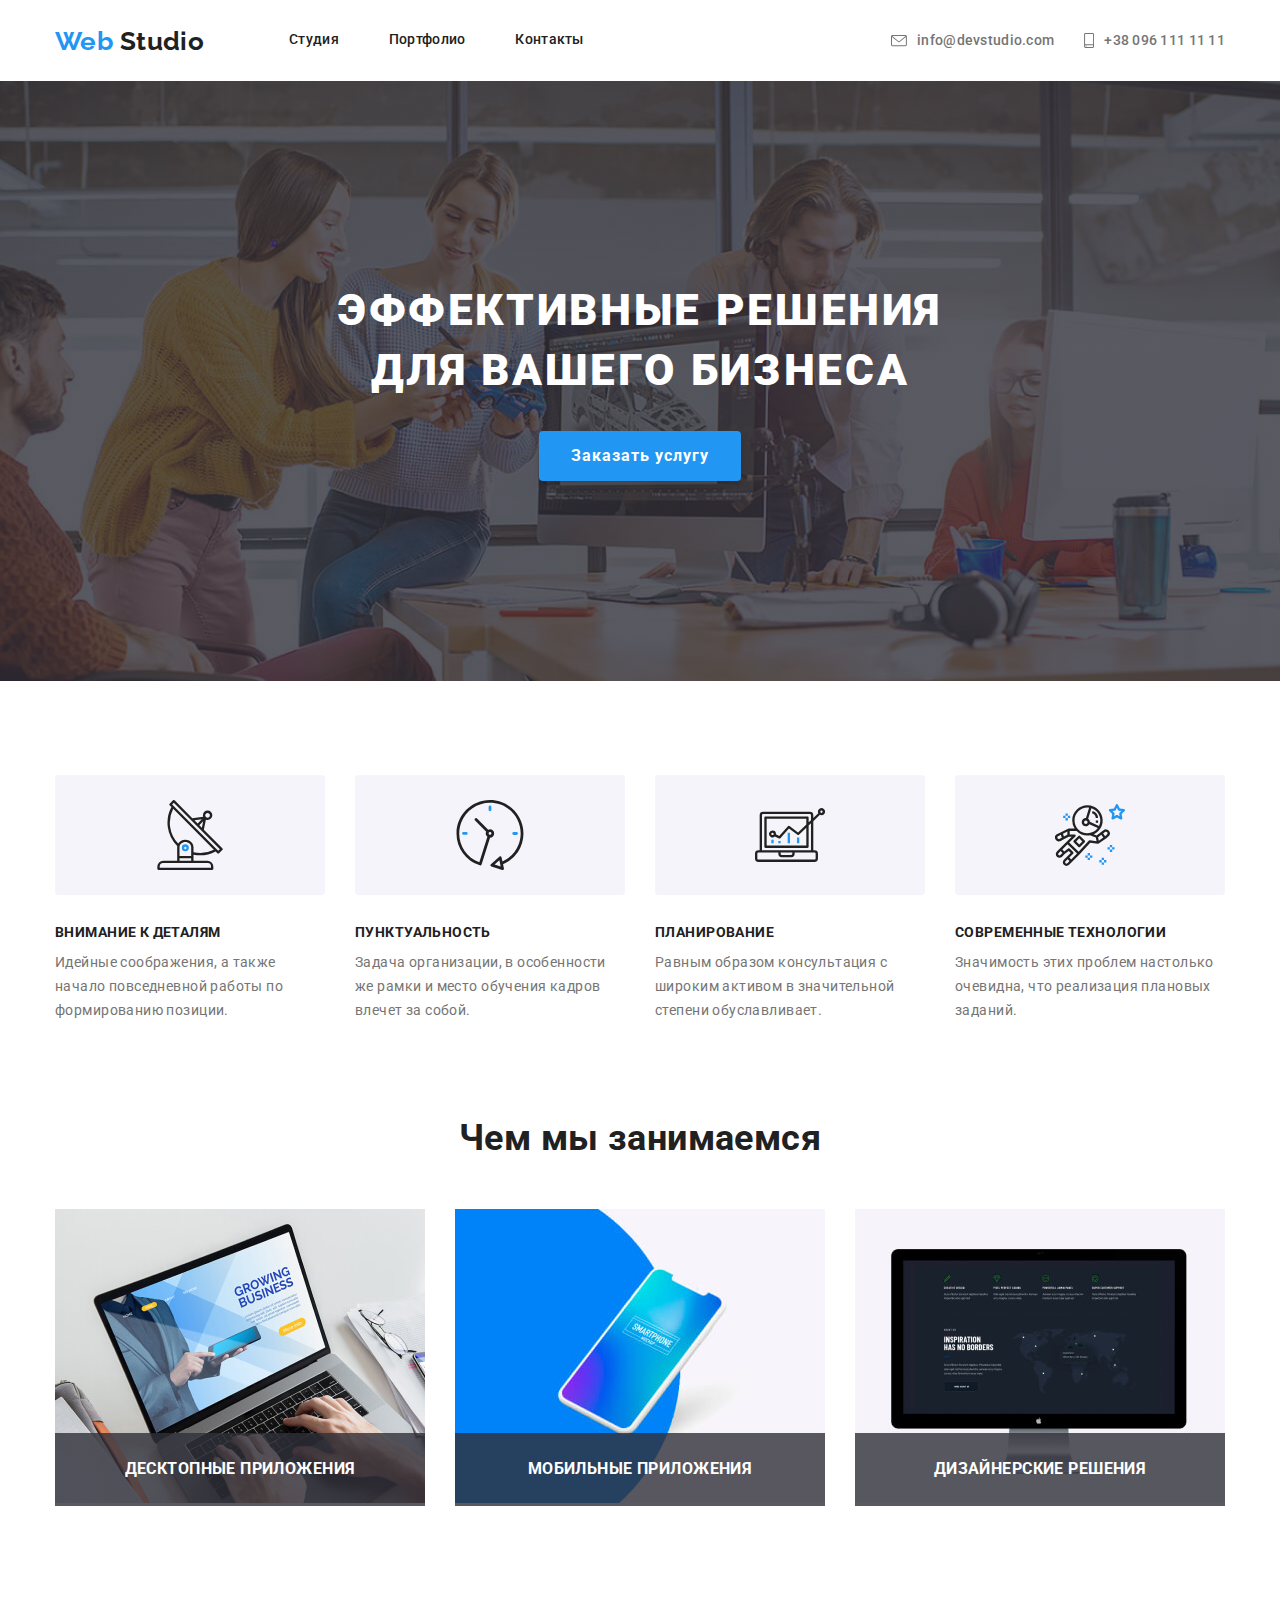
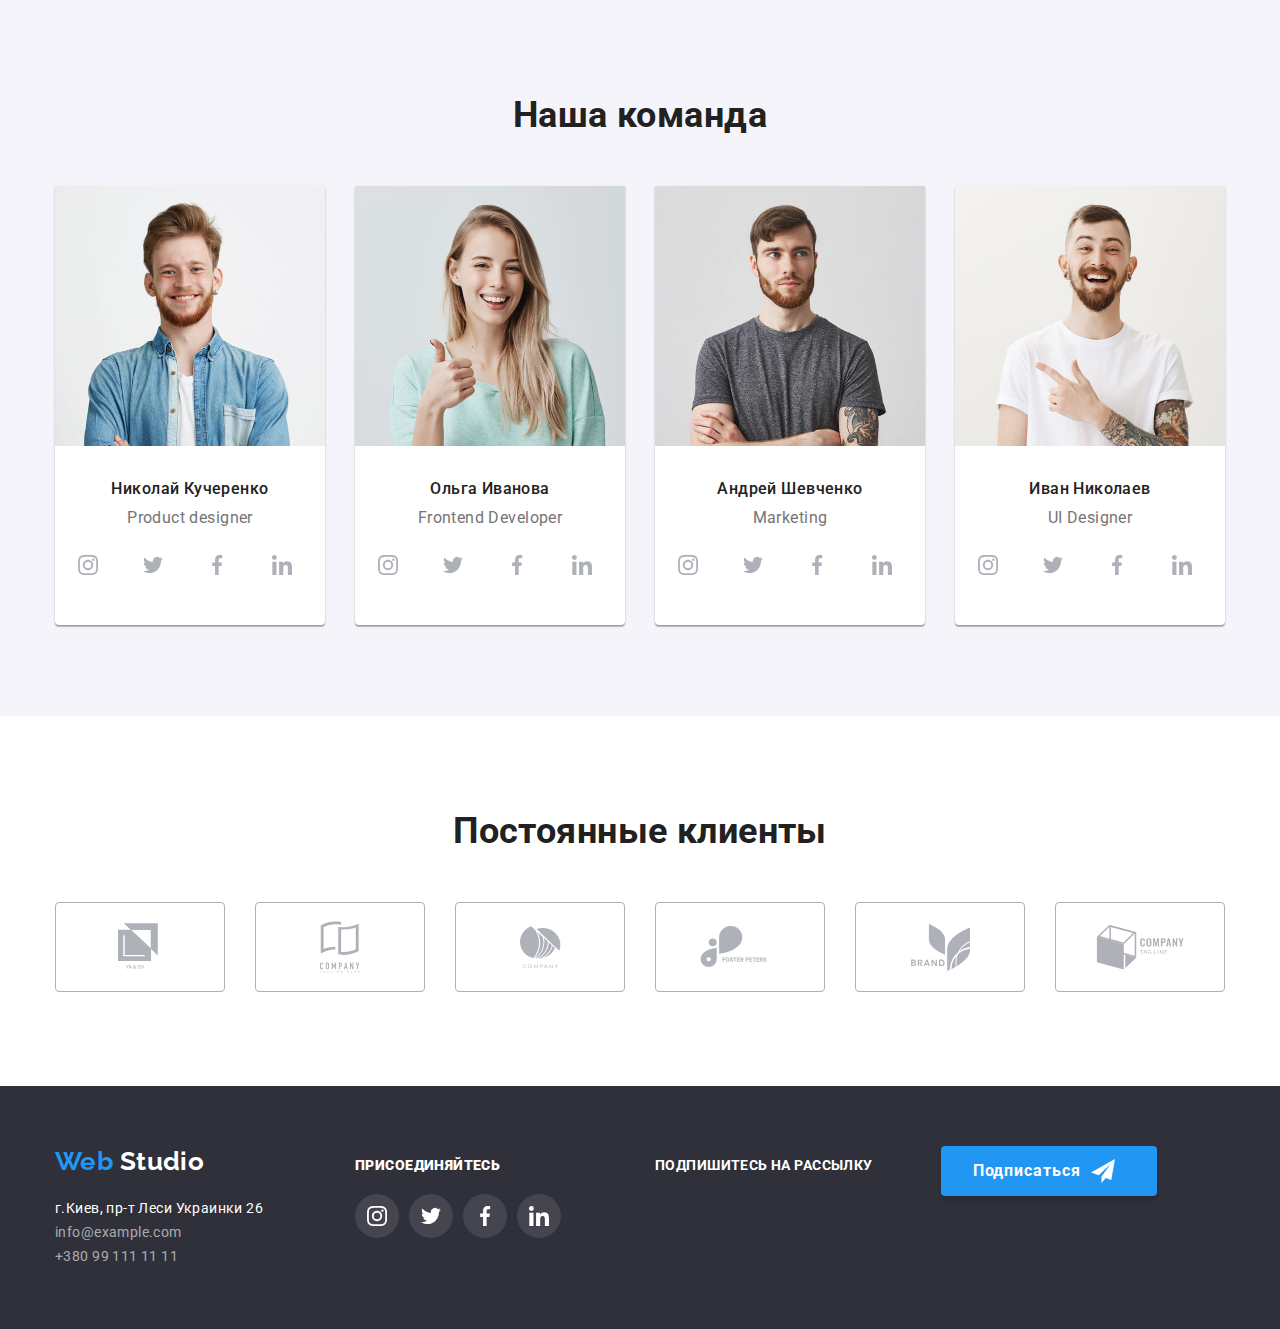
<file: index.html>
<!DOCTYPE html>
<html lang = "ru">
  <head>
    <meta charset = "utf-8" />
    <meta name = "description" content = "cайт веб-студии" />
    <title lang = "en">Web Studio</title>
    <link href="https://fonts.googleapis.com/css2?family=Raleway:wght@700&family=Roboto:wght@400;500;700;900&display=swap" rel="stylesheet">
    <link rel = "stylesheet" href = "./css/normalize.css">
    <link rel="stylesheet" href="./css/styles.css">
  </head>
  
  <body class = "body">
    <!--ШАПКА САЙТА-->
    <header class = "header">
      <div class = "header-container">
      <nav class = "navigation">
        <a class = "logo link" href = "index.html" lang = "en"><span>Web</span> Studio</a>
         <ul class = "list menu-container">

          <li class = "menu-item">
            <div class = "menu-item-container">
            <a class = "menu-item-link link" href = "./index.html">Студия</a>
            </div>  
          </li>

          <li class = "menu-item">
            <div class = "menu-item-container">
            <a class = "menu-item-link link" href = "./portfolio.html">Портфолио</a>
            </div>  
          </li>
    
          <li class = "menu-item">
            <div class = "menu-item-container">
            <a class = "menu-item-link link " href = "">Контакты</a>
            </div>
          </li>

        </ul>
      </nav>

      <ul class = "list header-contacts">

        <li class = "header-email">
          <a class = "header-email-link link" href = "mailto:info@devstudio.com">
            <svg class = "email-icon" width = "16" height = "12">
              <use href = "./images/sprite.svg#icon-envelope"></use>
            </svg>
            info@devstudio.com
          </a>
        </li>

        <li class = "header-phone">
          <a class = "header-phone-link link" href = "tel:+380961111111">
            <svg class = "phone-icon" width = "10" height = "15">
              <use href = "./images/sprite.svg#icon-smartphone"></use>
            </svg>
            +38 096 111 11 11
          </a></li>
      </ul>
    </div>
    </header>

    <main>
      <!--ГЕРОЙ-->
      <section class = "hero">
        <div class = "overlay">
          <div class = "container hero-container">
          <h1 class = "hero-title">Эффективные решения<br> для вашего бизнеса</h1>
          <button class = "modal-btn" type = "button">Заказать услугу</button>
          </div>
        </div>
      </section>
      
      <!--ФИЧИ-->
      <section class = "features-section">
        <div class = "container">
          <h2 hidden>Особенности</h2>
          <ul class = "list features">
            <li class = "features-item">
              <h3 class = "features-item-title">Внимание к деталям</h3>
            <p class = "features-item-text">Идейные соображения, а также начало повседневной работы по формированию позиции.</p>
            </li>
            <li class = "features-item">
              <h3 class = "features-item-title">Пунктуальность</h3>
              <p class = "features-item-text">Задача организации, в особенности же рамки и место обучения кадров влечет за собой.</p>
            </li>
            <li class = "features-item">
              <h3 class = "features-item-title">Планирование</h3>
              <p class = "features-item-text">Равным образом консультация с широким активом в значительной степени обуславливает.</p>
            </li>
            <li class = "features-item">
              <h3 class = "features-item-title">Современные технологии</h3>
              <p class = "features-item-text">Значимость этих проблем настолько очевидна, что реализация плановых заданий.</p>
            </li>
          </ul>
        </div>
      </section>

      <!--НАПРАВЛЕНИЯ БИЗНЕСА-->
      <section class = "business">
        <div class = "container">
          <h2 class = "title">Чем мы занимаемся</h2>
          <ul class = "list business-item-container">
            <li class = "business-item">
              <img class = "business-item-image" src = "./images/business1.jpg" alt ="Ноутбук" width ="370" height = "294">
              <h3 class = "business-item-title">Десктопные приложения</h3>
            </li>
            <li class = "business-item">
              <img class = "business-item-image" src = "./images/business2.jpg" alt ="Приложение на смартфоне" width ="370" height = "294">
              <h3 class = "business-item-title">Мобильные приложения</h3>
            </li>
            <li class = "business-item">
              <img class = "business-item-image" src = "./images/business3.jpg" alt ="Стильный сайт на экране" width ="370" height = "294">
              <h3 class = "business-item-title">Дизайнерские решения</h3>
            </li>
          </ul>
        </div>
      </section>

      <!--КОМАНДА-->
      <section class = "team-section">
        <div class = "container">
          <h2 class = "title">Наша команда</h2>
          <ul class = "list team">
            <li class = "team-member">
              <img class = "team-member-image" src = "./images/team1.jpg" alt = "Николай Кучеренко" width="270" height="260">
              <h3 class = "team-member-title">Николай Кучеренко</h3>
              <p class = "team-member-text" lang = "en">Product designer</p>
              <ul class = "social list">
                <li>
                  <a class = "social-list-item link" href ="http://instagram.com">
                    <svg class = "social-icon">
                      <use href = "./images/sprite.svg#icon-instagram"></use>
                      </svg>
                    </a>
                  </li>
                
                <li>
                    <a class = "social-list-item link" href ="http://twitter.com">
                      <svg class = "social-icon">
                        <use href = "./images/sprite.svg#icon-twitter">
                        </use>
                      </svg>
                    </a></li>
                <li>
                      <a class = "social-list-item link" href ="http://facebook.com">
                        <svg class = "social-icon">
                          <use href = "./images/sprite.svg#icon-facebook">
                          </use>
                        </svg>
                      </a></li>
                <li>
                        <a class = "social-list-item link" href ="http://linkedin.com">
                          <svg class = "social-icon">
                            <use href = "./images/sprite.svg#icon-linkedin"></use>
                          </svg>
                </a>
              </li>
              </ul>
      

            <li class = "team-member">
              <img class = "team-member-image" src = "./images/team2.jpg" alt = "Ольга Иванова" width="270" height="260">
              <h3 class = "team-member-title">Ольга Иванова</h3> 
              <p class = "team-member-text" lang = "en">Frontend Developer</p>
              <ul class = "social list">
                <li>
                  <a class = "social-list-item link" href ="http://instagram.com">
                    <svg class = "social-icon">
                      <use href = "./images/sprite.svg#icon-instagram"></use>
                      </svg>
                  </a>
                </li>
              
                <li>
                    <a class = "social-list-item link" href ="http://twitter.com">
                      <svg class = "social-icon">
                        <use href = "./images/sprite.svg#icon-twitter">
                        </use>
                      </svg>
                    </a></li>
                <li>
                      <a class = "social-list-item link" href ="http://facebook.com">
                        <svg class = "social-icon">
                          <use href = "./images/sprite.svg#icon-facebook">
                          </use>
                        </svg>
                      </a></li>
                <li>
                        <a class = "social-list-item link" href ="http://linkedin.com">
                          <svg class = "social-icon">
                            <use href = "./images/sprite.svg#icon-linkedin"></use></svg>
                </a></li>
              </ul>
            </li>  

            <li class = "team-member">
              <img class = "team-member-image" src="./images/team3.jpg" alt = "Андрей Шевченко" width="270" height="260">
              <h3 class = "team-member-title">Андрей Шевченко</h3> 
              <p class = "team-member-text" lang = "en">Marketing</p>
              <ul class = "social list">
                <li>
                  <a class = "social-list-item link" href ="http://instagram.com">
                    <svg class = "social-icon">
                      <use href = "./images/sprite.svg#icon-instagram"></use>
                      </svg>
                  </a>
                </li>
                
                <li>
                    <a class = "social-list-item link" href ="http://twitter.com">
                      <svg class = "social-icon">
                        <use href = "./images/sprite.svg#icon-twitter">
                        </use>
                      </svg>
                    </a></li>
                <li>
                      <a class = "social-list-item link" href ="http://facebook.com">
                        <svg class = "social-icon">
                          <use href = "./images/sprite.svg#icon-facebook">
                          </use>
                        </svg>
                      </a></li>
                <li>
                        <a class = "social-list-item link" href ="http://linkedin.com">
                          <svg class = "social-icon">
                            <use href = "./images/sprite.svg#icon-linkedin"></use>
                          </svg>
                </a></li>
              </ul>
            </li> 

            <li class = "team-member">
              <img class = "team-member-image" src="./images/team4.jpg" alt="Иван Николаев" width="270" height="260">
              <h3 class = "team-member-title">Иван Николаев</h3> 
              <p class = "team-member-text" lang = "en">UI Designer</p>
              <ul class = "social list">
                <li>
                  <a class = "social-list-item link" href ="http://instagram.com">
                    <svg class = "social-icon">
                      <use href = "./images/sprite.svg#icon-instagram"></use>
                      </svg>
                  </a>
                </li>
                
                <li>
                    <a class = "social-list-item link" href ="http://twitter.com">
                      <svg class = "social-icon">
                        <use href = "./images/sprite.svg#icon-twitter">
                        </use>
                      </svg>
                    </a></li>
                <li>
                      <a class = "social-list-item link" href ="http://facebook.com">
                        <svg class = "social-icon">
                          <use href = "./images/sprite.svg#icon-facebook">
                          </use>
                        </svg>
                      </a></li>
                <li>
                        <a class = "social-list-item link" href ="http://linkedin.com">
                          <svg class = "social-icon">
                            <use href = "./images/sprite.svg#icon-linkedin"></use></svg>
                </a>
                </li>
              </ul>
          </ul>        
       </div>
      </section>

     <!--КЛИЕНТЫ-->
      <section class = "clients-section">
        <div class = "container">
          <h2 class = "title">Постоянные клиенты</h2>
          <ul class = "list clients-container">
            
            <li>
              <a class = "client" href = "#"> 
                <svg class = "client-logo" width = "44" height = "49">
                  <use href = "./images/sprite.svg#icon-logo1">
                  </use>
              </svg>
              </a>
              </li>

              <li>
                <a class = "client" href = "#">
                  <svg class = "client-logo" width = "40" height = "52">
                    <use href = "./images/sprite.svg#icon-logo2">
                    </use>
                  </svg>
                  </a>
              </li>

              <li>
                <a class = "client"  href = "#">
                  <svg class = "client-logo" width = "41" height = "43">
                    <use href = "./images/sprite.svg#icon-logo3">
                    </use>
                  </svg>
                </a>
              </li>

              <li>
                <a class = "client" href = "#">
                  <svg class = "client-logo" width = "80" height = "42">
                    <use href = "./images/sprite.svg#icon-logo4">
                    </use>
                  </svg>
                </a>
              </li>

              <li>
                <a class = "client" href = "#">
                  <svg class = "client-logo" width = "59" height = "47">
                    <use href = "./images/sprite.svg#icon-logo5">
                    </use>
                  </svg>
                  </a>
              </li>

              <li>
                <a class = "client" href = "#">
                  <svg class = "client-logo" width = "89" height = "45">
                    <use href = "./images/sprite.svg#icon-logo6">
                    </use>
                  </svg>
                </a>
              </li>
            </ul>

          </div>
      </section>
    </main>    
    

    <footer class = "footer">
      <div class = "footer-container">
        <!--ФУТЕР КОНТАКТЫ-->
        <div class = "contacts">
          <a class = "footer-logo link" lang = "en" href = "index.html"><span>Web</span> Studio</a>
          <address class = "footer-address">г.Киев, пр-т Леси Украинки 26
          <a class = "footer-email link" href = "mailto:info@example.com">info@example.com</a>
          <a class = "footer-tel link" href = "tel:+380991111111"> +380 99 111 11 11 </a></address>
        </div>

        <!-- ФУТЕР СОЦСЕТИ-->
        <div class = "social-footer">
          <p class = "social-call"><b>Присоединяйтесь</b></p>
          <ul class = "list social-footer-list">

            <li class="socialmedia">
              <a class = "socialmedia-item" href = "http://instagram.com" target="_blank">
                <svg class = "socialmedia-icon">
                  <use href = "./images/sprite.svg#icon-instagram">
                  </use>
                </svg>
              </a>
            </li>

            <li class="socialmedia">
              <a class = "socialmedia-item" href = "http://twitter.com" target = "_blank">
                <svg class = "socialmedia-icon">
                  <use href = "./images/sprite.svg#icon-twitter">
                  </use>
                </svg>
              
              </a>
            </li>
            <li class="socialmedia">
              <a class = "socialmedia-item" href = "http://facebook.com" target = "_blank">
              <svg class = "socialmedia-icon">
                <use href = "./images/sprite.svg#icon-facebook"></use>
              </svg>
            </a>
          </li>

            <li class="socialmedia">
              <a class = "socialmedia-item" href = "http://linkedin.com" target = "_blank">
                <svg class = "socialmedia-icon">
                  <use href = "./images/sprite.svg#icon-linkedin"></use>
                </svg>
               </a>
              </li>
          </ul>
        </div>

        <!--ФУТЕР ФОРМА РЕГИСТРАЦИИ-->
        <div class = "subscription-form">
          <p class = "social-call">Подпишитесь на рассылку</p>
          <a class = "button">Подписаться
            <svg class = "sendicon">
              <use href = "./images/sprite.svg#icon-sendicon"></use>
            </svg>

          </a>
        </div>
      </div>
    </footer>
  </body>

</html>
</file>
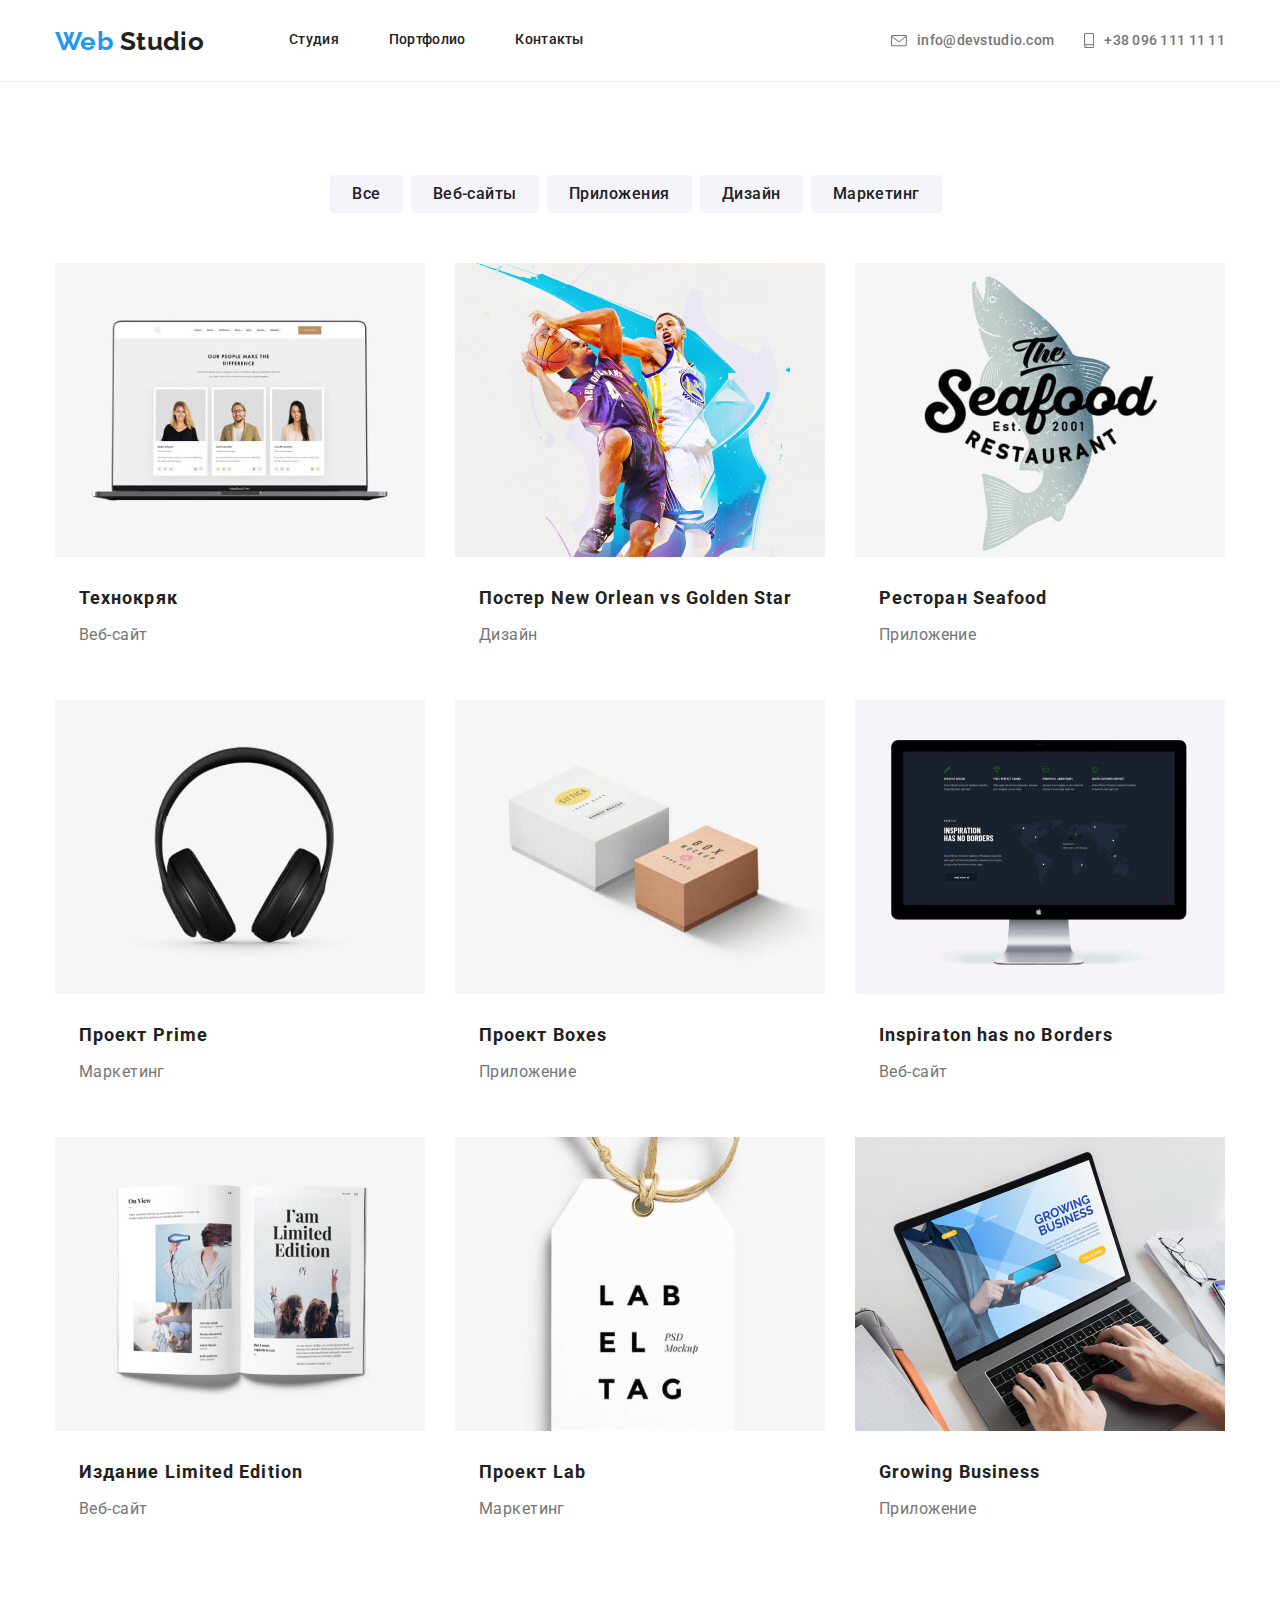
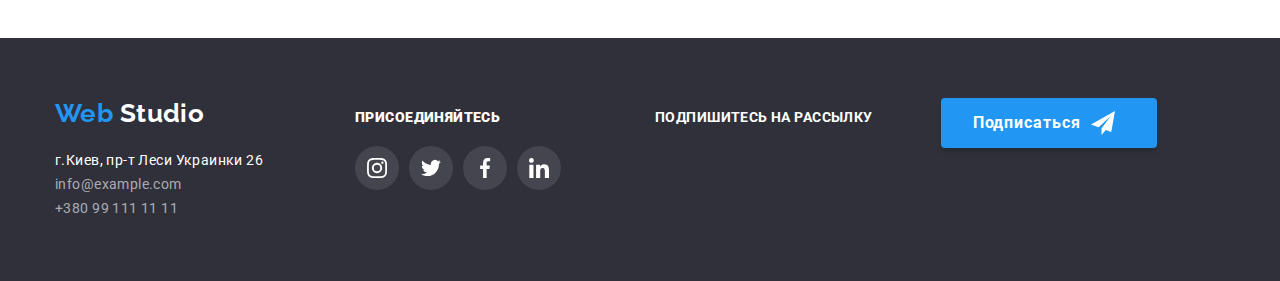
<file: portfolio.html>
<!DOCTYPE html>
<html lang = "ru">
  <head>
    <meta charset = "utf-8" />
    <meta name = "description" content = "cайт веб-студии" />
    <title>Web Studio</title>
    <link href="https://fonts.googleapis.com/css2?family=Raleway:wght@700&family=Roboto:wght@400;500;700;900&display=swap" rel="stylesheet">
    <link rel = "stylesheet" href = "./css/normalize.css">
    <link rel="stylesheet" href="./css/styles.css">
  </head>
  
  <body class = "body">
    <!--ШАПКА САЙТА-->
    <header class = "header">
      <div class = "header-container">
      <nav class = "navigation">
        <a class = "logo link" href = "index.html" lang = "en"><span>Web</span> Studio</a>
        
        <ul class = "list menu-container">
          
          <li class = "menu-item">
            <a class = "menu-item-link link" href = "./index.html">Студия</a>
          </li>
          
          <li class = "menu-item">
            <a class = "menu-item-link link" href = "./portfolio.html">Портфолио</a>
          </li>
          
          <li class = "menu-item">
            <a class = "menu-item-link link " href = "">Контакты</a>
          </li>
        </ul>
      </nav>
      <ul class = "list header-contacts">

        <li class = "header-email">
          <a class = "header-email-link link" href = "mailto:info@devstudio.com">
            <svg class = "email-icon" width = "16" height = "12">
              <use href = "./images/sprite.svg#icon-envelope"></use>
            </svg>
            info@devstudio.com
          </a>
        </li>

        <li class = "header-phone">
          <a class = "header-phone-link link" href = "tel:+380961111111">
            <svg class = "phone-icon" width = "10" height = "15">
              <use href = "./images/sprite.svg#icon-smartphone"></use>
            </svg>
            +38 096 111 11 11
          </a></li>
      </ul>
      
    </div>
    </header>

    <main>
    <!--ФИЛЬТРЫ ПОРТФОЛИО-->
      <section class = "portfolio">
      <div class = "container">
      <h1 hidden>Наши работы</h1>
      <ul class = "list filters">
        <li class = "filter-container"><button class = "filter" type = "button">Все</button></li>
        <li class = "filter-container"><button class = "filter" type = "button">Веб-сайты</button></li>
        <li class = "filter-container"><button class = "filter" type = "button">Приложения</button></li>
        <li class = "filter-container"><button class = "filter" type = "button">Дизайн</button></li>
        <li class = "filter-container"><button class = "filter" type = "button">Маркетинг</button></li>
      </ul>
      
      <ul class = "list portfolio-items-list">

        <li class = "portfolio-piece">
            <a class = "portfolio-item link" href ="">
              <div class = "portfolio-image-container">
                <img class = "portfolio-image" src = "./images/portfolio1.jpg" alt = "Технохряк">
                <p class = "portfolio-item-hover-text">Технокряк это современная площадка распространения коронавируса. Компании используют эту платформу для цифрового шпионажа и атак на защищённые сервера конкурентов.</p>
            </div>
            <div class = "portfolio-label-container">
              <h2 class = "portfolio-item-title">Технокряк</h2>
              <p class = "portfolio-item-text">Веб-сайт</p>
            </div> 
            </a> 
        </li>

        <li class = "portfolio-piece">
          <a class = "portfolio-item link" href ="">
            <div class = "portfolio-image-container">
              <img class = "portfolio-image" src = "./images/portfolio2.jpg" alt = "Постер New Orlean vs Golden Star">
              <p class = "portfolio-item-hover-text">Технокряк это современная площадка распространения коронавируса. Компании используют эту платформу для цифрового шпионажа и атак на защищённые сервера конкурентов.</p>
          </div>
          <div class = "portfolio-label-container">
            <h2 class = "portfolio-item-title">Постер New Orlean vs Golden Star</h2>
            <p class = "portfolio-item-text">Дизайн</p>
          </div> 
          </a> 
      </li>

      <li class = "portfolio-piece">
        <a class = "portfolio-item link" href ="">
          <div class = "portfolio-image-container">
            <img class = "portfolio-image" src = "./images/portfolio3.jpg" alt = "Ресторан Seafood">
            <p class = "portfolio-item-hover-text">Технокряк это современная площадка распространения коронавируса. Компании используют эту платформу для цифрового шпионажа и атак на защищённые сервера конкурентов.</p>
        </div>
        <div class = "portfolio-label-container">
          <h2 class = "portfolio-item-title">Ресторан Seafood</h2>
          <p class = "portfolio-item-text">Приложение</p>
        </div> 
        </a> 
    </li>

    <li class = "portfolio-piece">
      <a class = "portfolio-item link" href ="">
        <div class = "portfolio-image-container">
          <img class = "portfolio-image" src = "./images/portfolio4.jpg" alt = "Проект Prime">
          <p class = "portfolio-item-hover-text">Технокряк это современная площадка распространения коронавируса. Компании используют эту платформу для цифрового шпионажа и атак на защищённые сервера конкурентов.</p>
      </div>
      <div class = "portfolio-label-container">
        <h2 class = "portfolio-item-title">Проект Prime</h2>
        <p class = "portfolio-item-text">Маркетинг</p>
      </div> 
      </a> 
    </li>

    <li class = "portfolio-piece">
      <a class = "portfolio-item link" href ="">
        <div class = "portfolio-image-container">
          <img class = "portfolio-image" src = "./images/portfolio5.jpg" alt = "Проект Boxes">
          <p class = "portfolio-item-hover-text">Технокряк это современная площадка распространения коронавируса. Компании используют эту платформу для цифрового шпионажа и атак на защищённые сервера конкурентов.</p>
      </div>
      <div class = "portfolio-label-container">
        <h2 class = "portfolio-item-title">Проект Boxes</h2>
        <p class = "portfolio-item-text">Приложение</p>
      </div> 
      </a> 
  </li>

  <li class = "portfolio-piece">
    <a class = "portfolio-item link" href ="">
      <div class = "portfolio-image-container">
        <img class = "portfolio-image" src = "./images/portfolio6.jpg" alt = "Inspiraton has no Borders">
        <p class = "portfolio-item-hover-text">Технокряк это современная площадка распространения коронавируса. Компании используют эту платформу для цифрового шпионажа и атак на защищённые сервера конкурентов.</p>
    </div>
    <div class = "portfolio-label-container">
      <h2 class = "portfolio-item-title">Inspiraton has no Borders</h2>
      <p class = "portfolio-item-text">Веб-сайт</p>
    </div> 
    </a> 
</li>

<li class = "portfolio-piece">
  <a class = "portfolio-item link" href ="">
    <div class = "portfolio-image-container">
      <img class = "portfolio-image" src = "./images/portfolio7.jpg" alt = "Издание Limited Edition">
      <p class = "portfolio-item-hover-text">Технокряк это современная площадка распространения коронавируса. Компании используют эту платформу для цифрового шпионажа и атак на защищённые сервера конкурентов.</p>
  </div>
  <div class = "portfolio-label-container">
    <h2 class = "portfolio-item-title">Издание Limited Edition</h2>
    <p class = "portfolio-item-text">Веб-сайт</p>
  </div> 
  </a> 
</li>

<li class = "portfolio-piece">
  <a class = "portfolio-item link" href ="">
    <div class = "portfolio-image-container">
      <img class = "portfolio-image" src = "./images/portfolio8.jpg" alt = "Проект Lab">
      <p class = "portfolio-item-hover-text">Технокряк это современная площадка распространения коронавируса. Компании используют эту платформу для цифрового шпионажа и атак на защищённые сервера конкурентов.</p>
  </div>
  <div class = "portfolio-label-container">
    <h2 class = "portfolio-item-title">Проект Lab</h2>
    <p class = "portfolio-item-text">Маркетинг</p>
  </div> 
  </a> 
</li>

<li class = "portfolio-piece">
  <a class = "portfolio-item link" href ="">
    <div class = "portfolio-image-container">
      <img class = "portfolio-image" src = "./images/portfolio9.jpg" alt = "Growing Business">
      <p class = "portfolio-item-hover-text">Технокряк это современная площадка распространения коронавируса. Компании используют эту платформу для цифрового шпионажа и атак на защищённые сервера конкурентов.</p>
  </div>
  <div class = "portfolio-label-container">
    <h2 class = "portfolio-item-title">Growing Business</h2>
    <p class = "portfolio-item-text">Приложение</p>
  </div> 
  </a> 
</li>

      </ul>
      </div>
    </section>
    </main>
  
    <footer class = "footer">
      <div class = "footer-container">
      <!--ФУТЕР КОНТАКТЫ-->
      <div class = "contacts">
        <a class = "footer-logo link" lang = "en" href = "index.html"><span>Web</span> Studio</a>
        <address class = "footer-address">г.Киев, пр-т Леси Украинки 26
          <a class = "footer-email link" href = "mailto:info@example.com">info@example.com</a>
          <a class = "footer-tel link" href = "tel:+380991111111"> +380 99 111 11 11 </a></address>
      </div>

            <!-- ФУТЕР СОЦСЕТИ-->
            <div class = "social-footer">
              <p class = "social-call"><b>Присоединяйтесь</b></p>
              <ul class = "list social-footer-list">
    
                <li class="socialmedia">
                  <a class = "socialmedia-item" href = "http://instagram.com" target="_blank">
                    <svg class = "socialmedia-icon">
                      <use href = "./images/sprite.svg#icon-instagram">
                      </use>
                    </svg>
                  </a>
                </li>
    
                <li class="socialmedia">
                  <a class = "socialmedia-item" href = "http://twitter.com" target = "_blank">
                    <svg class = "socialmedia-icon">
                      <use href = "./images/sprite.svg#icon-twitter">
                      </use>
                    </svg>
                  
                  </a>
                </li>
                <li class="socialmedia">
                  <a class = "socialmedia-item" href = "http://facebook.com" target = "_blank">
                  <svg class = "socialmedia-icon">
                    <use href = "./images/sprite.svg#icon-facebook"></use>
                  </svg>
                </a>
              </li>
    
                <li class="socialmedia">
                  <a class = "socialmedia-item" href = "http://linkedin.com" target = "_blank">
                    <svg class = "socialmedia-icon">
                      <use href = "./images/sprite.svg#icon-linkedin"></use>
                    </svg>
                   </a>
                  </li>
              </ul>
            </div>

       <!--ФУТЕР ФОРМА РЕГИСТРАЦИИ-->
       
       <div class = "subscription-form">
        <p class = "social-call">Подпишитесь на рассылку</p>
        <a class = "button">Подписаться
          <svg class = "sendicon">
            <use href = "./images/sprite.svg#icon-sendicon"></use>
          </svg>

        </a>
      </div>
    </div>
    </footer>
  </body>

</html>
</file>
<file: css/styles.css>
/*палитра макета и переменные*/
:root{
--main-font:"Roboto", sans-serif;
--secondary-font: "Raleway",sans-serif;
--title-dark-theme-color:#ffffff;
--title-light-theme-color:#212121;
--text-main-color: #757575;
--accent-color:#2196F3;
--background-color:#ffffff;
--hover-buttons-text:#ffffff;
--footer-links-color:rgba(255,255,255,0.6);
--logo-color:#2196F3;
--section-color:#f5f4fa;
--icon-color:#AFB1B8;
--portfolio-color:rgba(33, 150, 243, 0.9);
--portfolio-border-color: #ECECEC;
--business-item-background: rgba(47, 48, 58, 0.8);
--footer-social-background: rgba(255, 255, 255, 0.1);
}

 /*глобальный border-box*/
 html{
  box-sizing: border-box;
}
*,
*::before,
*::after{
  box-sizing: inherit;
}

.body{
  background-color:var(--background-color);
  color: var(--text-main-color);
  font-family: var(--main-font);
  font-size:14px;
  letter-spacing: 0.03em;
}

.header-container, .footer-container{
  width:1200px;
  padding-left:15px;
  padding-right:15px;
  margin-left: auto;
  margin-right: auto;
  display: flex;
}
.container{
  width:1200px;
  padding-left:15px;
  padding-right:15px;
  margin-left: auto;
  margin-right: auto;
}

/*ссылки и списки - общие стили*/
.link{
  text-decoration: none;
  margin: 0px 0px 0px 0px;
}
.list{
  list-style: none;
  padding:0px 0px 0px 0px; 
  margin: 0px 0px 0px 0px;
}

h1,h2,h3,p{
  margin:0px 0px 0px 0px;
  text-align:center;
}

h2{
  margin-bottom:50px;
}

/*header*/
.header{
  height: 81px;
  display: flex;
  justify-content: space-between;
  padding-top: 26px;
  padding-bottom: 25px;
  align-items: center;
}

.navigation{
  display:flex;
  flex-direction: row;
  align-items: center;
}

/*logo*/
.logo, .footer-logo{
  font-family: var(--secondary-font);
  font-weight: bold;
  font-size: 26px;
  line-height: 1.19;
}
.logo{
  color: var(--title-light-theme-color);
}

/*logo blue*/
span{color:var(--logo-color);}
.menu-container{
  display:flex;
  flex-direction: row;
  margin-left:85px;
}

.menu-item{
  position: relative;
}

.menu-item::after{
  position: relative;
  display:block;
  content:"";
  width:100%;
  height:4px;
  background-color: transparent;
  border-radius: 2px;
  top:30px;
  transition-property: background-color;
  transition-duration: 250ms;
  transition-timing-function: cubic-bezier(0.4, 0, 0.2, 1);
}

.menu-item:hover::after{
  background-color: var(--accent-color);
}



/* index header*/
.menu-item-link, 
.header-email-link,
.header-phone-link{
  font-weight: 500;
  line-height: 1.14;
  letter-spacing: 0.02em;
}

.menu-item-link{
  color: var(--title-light-theme-color);
  transition-property: color;
  transition-duration: 250ms;
  transition-timing-function: cubic-bezier(0.4, 0, 0.2, 1);
}

.menu-item{
  margin-right:50px;
}
.menu-item:last-child{
  margin-right:0px;
}

.header-contacts{
  display:flex;
  align-items: center;
  margin-left: auto;
}

.email-icon, .phone-icon{
  fill:var(--text-main-color);
  fill:currentColor;
  margin-right:10px;
  transition-property: fill;
  transition-duration: 250ms;
  transition-timing-function: cubic-bezier(0.4, 0, 0.2, 1);}

.header-email-link, .header-phone-link{
  display: flex;
  justify-content: center;
  align-items: center;
  color: var(--text-main-color);
  transition-property: color;
  transition-duration: 250ms;
  transition-timing-function: cubic-bezier(0.4, 0, 0.2, 1);
}

.header-email-link{
  margin-right:30px;
}

.menu-item-link:hover,
.menu-item-link:focus,
.header-email-link:hover,
.header-email-link:focus, 
.header-phone-link:hover,
.header-phone-link:focus{
  color: var(--accent-color);
}

.header-email-link:hover .email-icon,
.header-phone-link:hover .phone-icon{
  fill:var(--accent-color)
}
/*HERO*/
.hero{
  text-align:center;
  background-color: rgba(47, 48, 58, 0.8);
  background-image: linear-gradient(
    to bottom,
     rgba(47, 48, 58, 0.8),
     rgba(47, 48, 58, 0.8)), 
     url(../images/Header.jpg);
  background-repeat: no-repeat;
  background-position: center;
  max-width: 1600px;
  min-height: 600px;
  margin-left: auto;
  margin-right: auto;
}

.hero-title{
  font-weight: 900;
  font-size: 44px;
  line-height: 1.36;
  letter-spacing: 0.06em;
  text-transform: uppercase;
  color: var(--title-dark-theme-color);
  margin-bottom: 30px;
}

.hero-container{
  padding-top: 200px;
}

.modal-btn,
.modal-btn:hover,
.model-btn:focus{
  display: block;
  margin: 0 auto;
  min-width:200px;
  height:50px;
  padding: 10px 32px 10px 32px;
  background: #2196F3;
  box-shadow: 0px 4px 4px rgba(0, 0, 0, 0.15);
  border-radius: 4px;
  font-weight: bold;
  font-size: 16px;
  line-height: 1.88;
  align-items: center;
  letter-spacing: 0.06em;
  color: var(--title-dark-theme-color);
  border:transparent;
}

/*ФИЧИ*/

.features-section{
  padding-top: 94px;
  padding-bottom:94px;
}

.features{
  display:flex;
}

.features-item{
  width: 270px;
  margin-right:30px;
}

.features-item::before{
  display: block;
  height: 120px;
  content:"";
  padding-bottom: 25px;
  padding-top: 25px;
  padding-left: 100px;
  padding-right: 100px;
  background-size: auto;
  background-position: center;
  background-repeat:no-repeat;
  background-color: var(--section-color);
  margin-bottom:30px;
  border-radius: 4px;
}

.features-item:nth-child(1)::before{
  background-image: url(../images/antenna.svg);
}

.features-item:nth-child(2)::before{
  background-image: url(../images/clock.svg);
}

.features-item:nth-child(3)::before{
  background-image: url(../images/diagram.svg);
}

.features-item:last-child{
  margin-right: 0px;
}

.features-item:last-child::before{
  background-image: url(../images/astronaut.svg);
}

.features-item-title{
  font-size: 14px;
  font-weight: bold;
  line-height: 1.14;
  text-transform: uppercase;
  text-align: left;
  color: var(--title-light-theme-color);
  margin-bottom:10px;
}

.features-item-text{
  line-height: 1.71;
  color:var(--text-main-color);
  text-align: left;
}

.title{font-weight: bold;
  font-size: 36px;
  line-height: 1.17;
  text-align: center;
  color: var(--title-light-theme-color);
  text-align: center;
}

 /*НАПРАВЛЕНИЯ БИЗНЕСА*/ 
 .business{
   padding-bottom: 94px;
 }

.business-item-title{
  font-weight: bold;
  line-height: 1.14;
  text-transform: uppercase;
  color: var(--title-dark-theme-color);
  background-color: var(--business-item-background);
  text-align: center;
  padding-top: 27px;
  padding-bottom: 27px;
  width: 100%;
  position: absolute;
  bottom:0;
  left:0;
}

.business-item-container{
  display:flex;
  align-items: stretch;
}

.business-item{
  width:370px;
  margin-right:30px;
  position: relative;
}

.business-item.last-child{
  margin-right:0px;
}

/*КОМАНДА*/   

.team-section{
  padding-top:94px;
  padding-bottom: 91px;
  background-color: var(--section-color);
}
.team-member{
  width:270px;
  margin-right:30px;
  margin-bottom:0px;
  background: #FFFFFF;
  box-shadow: 0px 2px 1px rgba(0, 0, 0, 0.2), 0px 1px 1px rgba(0, 0, 0, 0.14), 0px 1px 3px rgba(0, 0, 0, 0.12);
  border-radius: 0px 0px 4px 4px;
  padding-bottom: 38px;
}

.team-member.last-child{
  margin-right: 0px;
}

.team-member-image{
  margin-bottom:30px;
}
.team-member-title, 
.team-member-text{
  font-size: 16px;
  line-height: 1.19;
  text-align: center;
}

.team-member-title{
  font-weight: 500;
  text-align: center;
  color: var(--title-light-theme-color);
  margin-bottom: 10px;
}

.team-member-text{
  margin-bottom:16px;
}

.team{
  display:flex;
  justify-content: space-between;
}

.social{
  display: flex;
  justify-content: space-evenly;
  align-items: center;
}

.social-list-item{
  display: flex;
  justify-content: center;
  align-items: center;
  padding:12px;
  margin-right: 10px;
  border-radius: 50%;
  background-color: transparent;
  transition-property: background-color;
  transition-duration: 250ms;
  transition-timing-function: cubic-bezier(0.4, 0, 0.2, 1);
}

.social-list-item.link.last-child{
margin-right:0px;
}

.social-icon{
  width: 20px;
  height: 20px;
  fill: var(--icon-color);
  transition-property: fill;
  transition-duration: 250ms;
  transition-timing-function: cubic-bezier(0.4, 0, 0.2, 1);
}

.social-list-item:hover, .social-list-item:focus{
  background-color: var(--accent-color);
}

.social-list-item:hover .social-icon,
.social-list-item:focus .social-icon{
  fill:var(--title-dark-theme-color);
}
/*КЛИЕНТЫ*/
.clients-section{
  padding-bottom: 94px;
  padding-top: 94px;
}
.clients-container{
  display: flex;
  justify-content: space-between;
}

.client{
  display:flex;
  width:170px;
  height:90px;
  border: 1px solid var(--icon-color);
  box-sizing: border-box;
  border-radius: 4px;
  margin-right: 30px;
  justify-content: center;
  align-items: center;
  transition-property: border-color;
  transition-duration: 250ms;
  transition-timing-function: cubic-bezier(0.4, 0, 0.2, 1);
}

.client:last-child{
  margin-right: 0px;
}

.client-logo{
  fill:var(--icon-color);
  transition-property: fill;
  transition-duration: 250ms;
  transition-timing-function: cubic-bezier(0.4, 0, 0.2, 1);
  }

  .client:hover, .client:focus{
    border-color: var(--accent-color);
  }

  .client:hover .client-logo, .client:focus .client-logo{
    fill:var(--accent-color)
  }

/*ФУТЕР*/
.footer{background: #2F303A;
  display: flex;
  padding-top: 60px;
  padding-bottom: 60px;
  align-items: center;
}

.footer-logo {
  display:block;
  margin-bottom:20px;
}

.footer-address{
  display: flex;
  flex-direction: column;
}
.contacts{
  display: flex;
  flex-direction: column;
  justify-content: flex-start;
  width: 300px;
  padding-right:69px;
}

.social-footer-list{
  display:flex;
  justify-content:flex-start;
  align-items: center;
}

.footer-address{
  font-style: normal;
  line-height: 1.71;
  color: var(--title-dark-theme-color);
}

.footer-email, .footer-tel{
  font-style: normal;
  line-height: 1.71;
  color: var(--footer-links-color);
  transition-property: color;
  transition-duration: 250ms;
  transition-timing-function: cubic-bezier(0.4, 0, 0.2, 1);
}

.footer-email:hover,
.footer-email:focus,
.footer-tel:hover,
.footer-tel:focus{
  color: var(--accent-color);
}
.social-call{
  padding-top:12px;
  margin-bottom:20px;
  font-weight: bold;
  line-height: 1.14;
  text-transform: uppercase;
  color: var(--title-dark-theme-color);
}

.footer-logo{
  color:#FFFFFF;
}

.social-footer{
  display:flex;
  flex-direction:column;
  align-items: flex-start;
  width:300px;
  padding-right: 94px;
}

.socialmedia{
  margin-right: 10px;
}

.socialmedia:last-child{
  margin-right: 0px;
}

.socialmedia-item{
  display: flex;
  width: 44px;
  height: 44px;
  border-radius: 50%;
  background-color: var(--footer-social-background);
  justify-content: center;
  align-items: center;
  transition-property: background-color;
  transition-duration: 250ms;
  transition-timing-function: cubic-bezier(0.4, 0, 0.2, 1);
}

.socialmedia-icon{
  width:20px;
  height:20px;
  fill: var(--title-dark-theme-color);
  transition-property: fill;
  transition-duration: 250ms;
  transition-timing-function: cubic-bezier(0.4, 0, 0.2, 1);
}

.socialmedia-item:hover, .social-media-item:focus{
  background-color: var(--accent-color);
}

.socialmedia-item:hover .socialmedia-icon, .social-media-item:focus .socialmedia-icon{
  fill:var(--hover-buttons-text);
}

.subscription-form{
  display:flex;
  width:570px;
}

.button, .button:hover, .button:focus{
  display: flex;
  margin: 0 auto;
  min-width:200px;
  height:50px;
  padding: 10px 32px 10px 32px;
  background: #2196F3;
  box-shadow: 0px 4px 4px rgba(0, 0, 0, 0.15);
  border-radius: 4px;
  font-weight: bold;
  font-size: 16px;
  line-height: 1.88;
  align-items: center;
  letter-spacing: 0.06em;
  color: var(--title-dark-theme-color);
  border:transparent;
}

.sendicon{
width:24px;
height: 24px;
fill:var(--hover-buttons-text);
margin:10px;
}

/*ПОРТФОЛИО*/
.portfolio{
  border-top: 1px solid var(--portfolio-border-color);
  padding-top:93px;
  padding-bottom: 94px;
}

/*portfolio filters*/
.filters{
  display: flex;
  justify-content: center;
  margin-bottom: 50px;
}

.filter-container{
  margin-right: 8px;
}
.filter-container.last-child{
  margin-right:0px;
}

.filter{
  color: var(--title-light-theme-color);
  padding: 6px 22px;
  border:transparent;
  border-radius:4px;
  background-color: var(--section-color);
  transition-property: color, background-color;
  transition-duration: 250ms;
  transition-timing-function: cubic-bezier(0.4, 0, 0.2, 1);
}

.filter, 
.filter:hover,
.filter:focus{
  font-weight: 500;
  font-size: 16px;
  line-height: 1.62;
  text-align: center;
  letter-spacing: 0.03em;
}

.filter:hover, .filter:focus{
  color: var(--hover-buttons-text);
  background-color: rgba(33, 150, 243, 1);
}

/*portolio items*/

.portfolio-items-list{
  display:flex;
  align-content: stretch;
  flex-wrap: wrap;
}

.portfolio-piece{
  width:370px;
  margin-right: 30px;
  margin-bottom: 30px;
}

.portfolio-piece:nth-child(3n){
  margin-right:0px;
}

.portfolio-piece:nth-last-child(-n+3){
margin-bottom:0px;
}

.portfolio-item-title{
  padding-left:24px;
  padding-top:20px;
  padding-right:24px;
  margin-bottom: 4px;
  font-size: 18px;
  line-height: 2;
  text-align: left;
  letter-spacing: 0.06em;
  color: var(--title-light-theme-color);
}

.portfolio-item-text{
  font-size: 16px;
  line-height: 1.87;
  padding-bottom: 20px;
  padding-left: 24px;
  padding-right: 24px;
  color: var(--text-main-color);
  text-align: left;
}

.portfolio-piece{
  box-shadow: none;
  transition-property: box-shadow;
  transition-duration: 1000ms;
  transition-timing-function: cubic-bezier(0.4, 0, 0.2, 1);}

  .portfolio-piece:hover{
  box-shadow: 1px 4px 6px rgba(0, 0, 0, 0.16), 0px 4px 4px rgba(0, 0, 0, 0.06), 0px 1px 1px rgba(0, 0, 0, 0.12);
  }

  .portfolio-image-container{
    position: relative;
    overflow: hidden;
  }

  .portfolio-item-hover-text{
      font-size: 18px;
      line-height: 1.56;
      color:var(--hover-buttons-text);
      background-color: var(--portfolio-color);
      text-align: left;
      position: absolute;
      transform: none;
      width: 100%;
      padding-right: 24px;
      padding-left: 24px;
      padding-top: 60px;
      padding-bottom: 66px;
      transition-property: transform;
      transition-duration: 250ms;
      transition-timing-function: cubic-bezier(0.4, 0, 0.2, 1);
  }

.portfolio-piece:hover .portfolio-item-hover-text,
.portfolio-piece:focus .portfolio-item-hover-text{
  top: 50%;
  left: 0%;
  transform: translateY(-50%);
}
</file>
